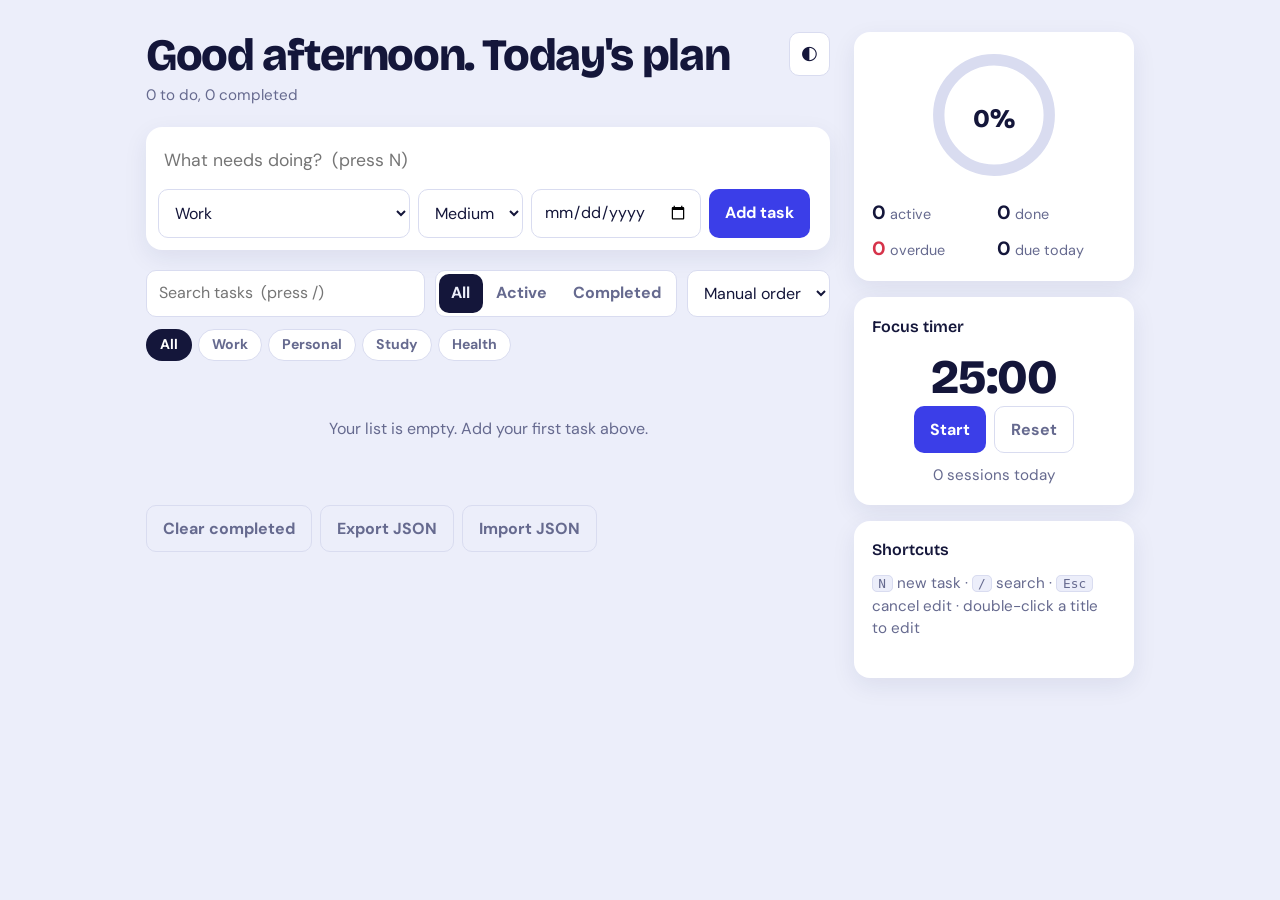
<file: Task2_Task_Manager/index.html>
<!DOCTYPE html>
<html lang="en">
<head>
  <meta charset="UTF-8">
  <meta name="viewport" content="width=device-width, initial-scale=1">
  <title>Taskboard · Task Manager & Productivity Tracker</title>
  <link rel="preconnect" href="https://fonts.googleapis.com">
  <link href="https://fonts.googleapis.com/css2?family=Bricolage+Grotesque:wght@600;800&family=DM+Sans:wght@400;500;700&display=swap" rel="stylesheet">
  <link rel="stylesheet" href="style.css">
</head>
<body>
  <div class="layout">
    <main class="main">
      <header class="top">
        <div>
          <h1 id="greeting">Today's plan</h1>
          <p id="stats" class="stats" aria-live="polite"></p>
        </div>
        <button id="theme" class="icon" aria-label="Toggle dark mode">◐</button>
      </header>

      <form id="task-form" class="form">
        <input id="title" type="text" placeholder="What needs doing?  (press N)" maxlength="100" required aria-label="Task title">
        <select id="category" aria-label="Category"><option>Work</option><option>Personal</option><option>Study</option><option>Health</option></select>
        <select id="priority" aria-label="Priority"><option>Low</option><option selected>Medium</option><option>High</option></select>
        <input id="due" type="date" aria-label="Due date">
        <button id="submit-btn" type="submit">Add task</button>
        <button id="cancel-btn" type="button" class="ghost" hidden>Cancel</button>
      </form>

      <div class="toolbar">
        <input id="search" type="search" placeholder="Search tasks  (press /)" aria-label="Search tasks">
        <div id="filters" class="seg" role="group" aria-label="Filter by status">
          <button data-filter="all" class="active">All</button><button data-filter="active">Active</button><button data-filter="completed">Completed</button>
        </div>
        <select id="sort" aria-label="Sort tasks">
          <option value="manual">Manual order</option><option value="due">Due date</option><option value="priority">Priority</option><option value="newest">Newest</option>
        </select>
      </div>
      <div id="cats" class="chips" aria-label="Filter by category"></div>

      <ul id="task-list" class="list"></ul>

      <footer class="foot">
        <button id="clear" class="ghost">Clear completed</button>
        <button id="export" class="ghost">Export JSON</button>
        <label class="ghost btn">Import JSON<input id="import" type="file" accept=".json" hidden></label>
      </footer>
    </main>

    <aside class="side">
      <section class="panel">
        <div class="ring-wrap">
          <svg viewBox="0 0 80 80" class="ring" aria-hidden="true"><circle cx="40" cy="40" r="34"/><circle id="arc" cx="40" cy="40" r="34"/></svg>
          <span id="pct" class="pct">0%</span>
        </div>
        <ul class="nums">
          <li><b id="n-active">0</b> active</li><li><b id="n-done">0</b> done</li><li><b id="n-over" class="bad">0</b> overdue</li><li><b id="n-today">0</b> due today</li>
        </ul>
      </section>
      <section class="panel focus">
        <h2>Focus timer</h2>
        <div id="clock" class="clock">25:00</div>
        <div class="row">
          <button id="f-start">Start</button><button id="f-reset" class="ghost">Reset</button>
        </div>
        <p class="muted"><span id="f-count">0</span> sessions today</p>
      </section>
      <section class="panel"><h2>Shortcuts</h2>
        <p class="muted"><kbd>N</kbd> new task · <kbd>/</kbd> search · <kbd>Esc</kbd> cancel edit · double-click a title to edit</p>
      </section>
    </aside>
  </div>
  <div id="toast" class="toast" role="status" hidden></div>
  <script src="script.js"></script>
</body>
</html>
</file>
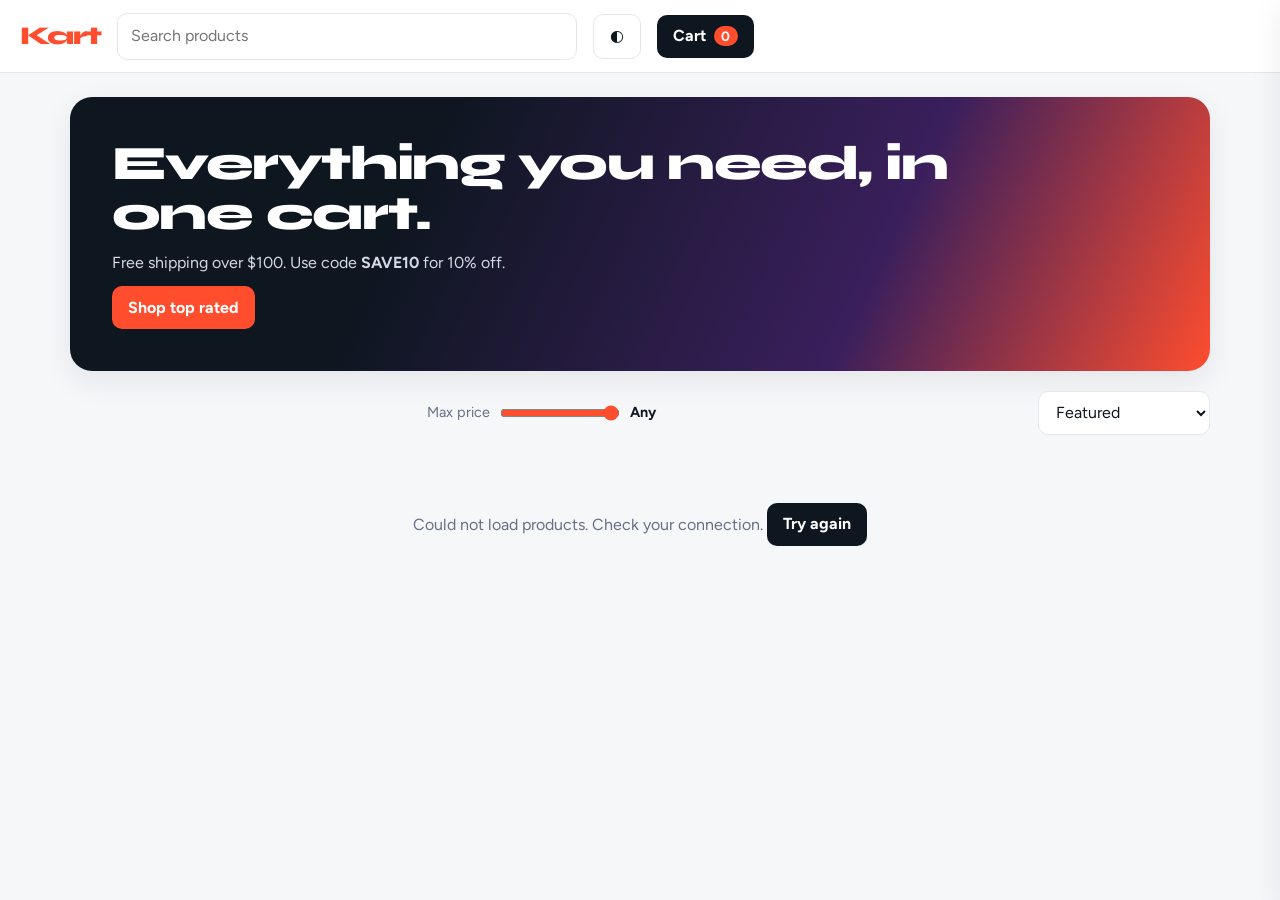
<file: Task4_Ecommerce_Store/index.html>
<!DOCTYPE html>
<html lang="en">
<head>
  <meta charset="UTF-8">
  <meta name="viewport" content="width=device-width, initial-scale=1">
  <title>Kart · Online Store</title>
  <link rel="preconnect" href="https://fonts.googleapis.com">
  <link href="https://fonts.googleapis.com/css2?family=Syne:wght@700;800&family=Figtree:wght@400;500;700&display=swap" rel="stylesheet">
  <link rel="stylesheet" href="style.css">
</head>
<body>
  <header class="nav">
    <a class="logo" href="#">Kart</a>
    <input id="search" type="search" placeholder="Search products" aria-label="Search products">
    <button id="theme" class="ghost" aria-label="Toggle dark mode">◐</button>
    <button id="cart-btn" style="margin-left:0" class="cart-btn" aria-label="Open cart">Cart <span id="badge" class="badge">0</span></button>
  </header>

  <main class="wrap">
    <section class="hero">
      <h1>Everything you need, in one cart.</h1>
      <p>Free shipping over $100. Use code <b>SAVE10</b> for 10% off.</p>
      <div class="row2"><button id="hero-btn" class="primary">Shop top rated</button><span id="count" aria-live="polite"></span></div>
    </section>
    <div class="controls">
      <div id="cats" class="chips" aria-label="Categories"></div>
      <label class="pf">Max price <input id="max" type="range" min="10" max="1000" step="10" value="1000"><b id="max-v">Any</b></label>
      <select id="sort" aria-label="Sort products">
        <option value="featured">Featured</option><option value="low">Price: low to high</option>
        <option value="high">Price: high to low</option><option value="rating">Top rated</option>
      </select>
    </div>
    <div id="grid" class="grid"></div>
  </main>

  <div id="scrim" class="scrim" hidden></div>
  <aside id="drawer" class="drawer" aria-label="Shopping cart" aria-hidden="true">
    <div class="d-head"><h2>Your cart</h2><button id="close" class="x" aria-label="Close cart">✕</button></div>
    <p id="ship" class="ship"></p>
    <ul id="items" class="items"></ul>
    <div class="d-foot">
      <form id="coupon" class="coupon"><input id="code" placeholder="Coupon (try SAVE10)" aria-label="Coupon code"><button>Apply</button></form>
      <dl id="totals" class="totals"></dl>
      <button id="checkout" class="primary">Checkout</button>
    </div>
  </aside>

  <dialog id="modal">
    <form id="order" method="dialog" class="order">
      <h2>Checkout</h2>
      <p class="muted">Simulated checkout. No payment is taken.</p>
      <label>Full name<input name="name" required></label>
      <label>Email<input name="email" type="email" required></label>
      <label>Shipping address<textarea name="addr" rows="2" required></textarea></label>
      <p id="o-total" class="o-total"></p>
      <div class="row"><button type="button" id="o-cancel" class="ghost">Back</button><button class="primary">Place order</button></div>
    </form>
    <div id="done" class="order" hidden>
      <div class="tick">✓</div><h2>Order confirmed</h2>
      <p id="done-msg" class="muted"></p><button id="done-ok" class="primary">Keep shopping</button>
    </div>
  </dialog>
  <dialog id="qv"><div id="qv-body" class="order"></div></dialog>
  <div id="toast" class="toast" role="status" hidden></div>
  <script src="script.js"></script>
</body>
</html>
</file>
<file: Task2_Task_Manager/style.css>
:root{--bg:#eceefa;--card:#fff;--ink:#14163a;--muted:#666a8f;--line:#d9dcf0;--accent:#3b3ee8;--accent-ink:#fff;--bad:#d6334a;--ok:#12805c;
--Work:#3b3ee8;--Personal:#e08a00;--Study:#8a3fe0;--Health:#12a37a;--High:#d6334a;--Medium:#e08a00;--Low:#12805c;--shadow:0 8px 24px rgba(30,32,90,.08)}
[data-theme=dark]{--bg:#0f1020;--card:#191b33;--ink:#eceeff;--muted:#9a9ec8;--line:#2b2e55;--accent:#8c8fff;--accent-ink:#0f1020;--bad:#ff6b81;--ok:#4fd1a1;--shadow:0 8px 24px rgba(0,0,0,.35)}
*{box-sizing:border-box}
body{margin:0;background:var(--bg);color:var(--ink);font:400 1rem/1.5 "DM Sans",system-ui,sans-serif;transition:background .3s,color .3s}
h1,h2{font-family:"Bricolage Grotesque",sans-serif;margin:0}
h1{font-size:clamp(2rem,5vw,2.8rem);font-weight:800;letter-spacing:-.03em;line-height:1.05}
h2{font-size:1rem;font-weight:600;margin-bottom:.6rem}
.layout{max-width:1020px;margin:0 auto;padding:2rem 1rem 4rem;display:grid;grid-template-columns:1fr 280px;gap:1.5rem;align-items:start}
.side{position:sticky;top:1rem;display:grid;gap:1rem}
@media(max-width:820px){.layout{grid-template-columns:1fr}.side{position:static;order:-1}}
.top{display:flex;justify-content:space-between;align-items:flex-start;gap:1rem}
.stats,.muted{color:var(--muted);margin:.3rem 0 1.25rem;font-size:.95rem}
input,select,button{font:inherit;color:inherit}
input,select{padding:.65rem .75rem;border:1px solid var(--line);border-radius:10px;background:var(--card);min-width:0}
button{cursor:pointer;border:0;border-radius:10px;padding:.65rem 1rem;background:var(--accent);color:var(--accent-ink);font-weight:700;transition:transform .15s,filter .15s}
button:hover{filter:brightness(1.1)}button:active{transform:scale(.96)}
.ghost{background:transparent;color:var(--muted);border:1px solid var(--line)}
.btn{display:inline-block;padding:.65rem 1rem;border-radius:10px;cursor:pointer;font-weight:700}
.icon{background:var(--card);color:var(--ink);border:1px solid var(--line);font-size:1.2rem;padding:.4rem .7rem}
:focus-visible{outline:3px solid var(--accent);outline-offset:2px}
.form{display:grid;grid-template-columns:1fr auto auto auto auto;gap:.5rem;background:var(--card);padding:.75rem;border-radius:16px;box-shadow:var(--shadow)}
.form #title{grid-column:1/-1;font-size:1.1rem;border:0;background:transparent;padding:.5rem .4rem}
.form #title:focus-visible{outline:0}
@media(max-width:560px){.form{grid-template-columns:1fr 1fr}.form button{grid-column:1/-1}}
.toolbar{display:flex;gap:.6rem;flex-wrap:wrap;margin:1.25rem 0 .75rem}
.toolbar #search{flex:1;min-width:150px}
.seg{display:flex;background:var(--card);border:1px solid var(--line);border-radius:10px;padding:3px}
.seg button{background:transparent;color:var(--muted);padding:.4rem .8rem}
.seg button.active{background:var(--ink);color:var(--bg)}
.chips{display:flex;gap:.4rem;flex-wrap:wrap;margin-bottom:1rem}
.chips button{background:var(--card);color:var(--muted);border:1px solid var(--line);padding:.3rem .8rem;border-radius:99px;font-size:.88rem}
.chips button.active{background:var(--c,var(--ink));color:#fff;border-color:transparent}
.list{list-style:none;margin:0;padding:0;display:grid;gap:.6rem}
.task{display:flex;align-items:center;gap:.8rem;background:var(--card);border-radius:14px;padding:.8rem 1rem;border-left:6px solid var(--cat);box-shadow:var(--shadow);transition:opacity .3s,transform .2s}
.task.Work{--cat:var(--Work)}.task.Personal{--cat:var(--Personal)}.task.Study{--cat:var(--Study)}.task.Health{--cat:var(--Health)}
.task input[type=checkbox]{width:1.3rem;height:1.3rem;accent-color:var(--accent)}
.body{flex:1;min-width:0}
.title{display:block;overflow-wrap:anywhere;font-weight:500;transition:color .3s}
.meta{font-size:.84rem;color:var(--muted);display:flex;gap:.6rem;flex-wrap:wrap;align-items:center}
.pri{font-weight:700;padding:0 .5rem;border-radius:99px;border:1px solid currentColor;font-size:.75rem}
.pri.High{color:var(--High)}.pri.Medium{color:var(--Medium)}.pri.Low{color:var(--Low)}
.overdue{color:var(--bad);font-weight:700}
.task.done{opacity:.55}.task.done .title{text-decoration:line-through;color:var(--muted)}
.task.dragging{opacity:.4;transform:scale(.98)}.task.over{outline:2px dashed var(--accent)}
.task.enter{animation:pop .3s ease-out}
@keyframes pop{from{opacity:0;transform:translateY(8px) scale(.98)}}
.actions{display:flex}.actions button{background:transparent;color:var(--muted);padding:.3rem .5rem}
.actions .del:hover{color:var(--bad)}
.empty{text-align:center;color:var(--muted);padding:2.5rem 0}
.foot{display:flex;gap:.5rem;flex-wrap:wrap;margin-top:1.5rem}
.panel{background:var(--card);border-radius:16px;padding:1.1rem;box-shadow:var(--shadow)}
.ring-wrap{position:relative;width:130px;margin:0 auto .8rem}
.ring{width:100%;transform:rotate(-90deg)}
.ring circle{fill:none;stroke:var(--line);stroke-width:7}
#arc{stroke:var(--accent);stroke-linecap:round;stroke-dasharray:213.6;stroke-dashoffset:213.6;transition:stroke-dashoffset .6s}
.pct{position:absolute;inset:0;display:grid;place-items:center;font:800 1.6rem "Bricolage Grotesque"}
.nums{list-style:none;margin:0;padding:0;display:grid;grid-template-columns:1fr 1fr;gap:.4rem;color:var(--muted);font-size:.9rem}
.nums b{font-size:1.2rem;color:var(--ink)}.nums b.bad{color:var(--bad)}
.clock{font:800 3rem "Bricolage Grotesque";letter-spacing:-.02em;text-align:center}
.row{display:flex;gap:.5rem;justify-content:center}.focus .muted{text-align:center;margin:.7rem 0 0}
kbd{background:var(--bg);border:1px solid var(--line);border-radius:5px;padding:0 .35rem;font-size:.8rem}
.toast{position:fixed;left:50%;bottom:1.5rem;transform:translateX(-50%);background:var(--ink);color:var(--bg);padding:.7rem 1rem;border-radius:12px;display:flex;gap:1rem;align-items:center;z-index:9}
.toast button{background:transparent;color:inherit;text-decoration:underline;padding:0}
.confetti{position:fixed;width:8px;height:12px;pointer-events:none;z-index:9;animation:fall .9s ease-out forwards}
@keyframes fall{to{transform:translate(var(--x),var(--y)) rotate(540deg);opacity:0}}
@media(prefers-reduced-motion:reduce){*{transition:none!important;animation:none!important}}
.toast[hidden]{display:none}
</file>
<file: Task4_Ecommerce_Store/style.css>
:root{--bg:#f6f7f9;--card:#fff;--ink:#0e1620;--muted:#667085;--line:#e3e6ec;--accent:#ff4d2e;--ok:#12805c;--shadow:0 10px 30px rgba(14,22,32,.08)}
*{box-sizing:border-box}
body{margin:0;background:var(--bg);color:var(--ink);font:400 1rem/1.5 "Figtree",system-ui,sans-serif}
h1,h2,.logo{font-family:"Syne",sans-serif;margin:0}
button,input,select,textarea{font:inherit;color:inherit}
input,select,textarea{padding:.65rem .8rem;border:1px solid var(--line);border-radius:10px;background:var(--card);min-width:0;width:100%}
select{width:auto}
button{cursor:pointer;border:0;border-radius:10px;padding:.6rem 1rem;font-weight:700;background:var(--ink);color:#fff;transition:transform .15s,filter .15s}
button:hover{filter:brightness(1.15)}button:active{transform:scale(.96)}button:disabled{opacity:.4;cursor:not-allowed}
.primary{background:var(--accent)}.ghost{background:transparent;color:var(--ink);border:1px solid var(--line)}
:focus-visible{outline:3px solid var(--accent);outline-offset:2px}
.muted{color:var(--muted);margin:.3rem 0 0}
.nav{position:sticky;top:0;z-index:5;display:flex;gap:1rem;align-items:center;padding:.8rem 1.25rem;background:rgba(255,255,255,.92);backdrop-filter:blur(8px);border-bottom:1px solid var(--line)}
.logo{font-size:1.6rem;font-weight:800;color:var(--accent);text-decoration:none;letter-spacing:-.04em}
.nav input{flex:1;max-width:460px}
.cart-btn{margin-left:auto;display:flex;gap:.5rem;align-items:center}
.badge{background:var(--accent);border-radius:99px;min-width:1.5rem;padding:0 .4rem;text-align:center;font-size:.85rem}
.badge.bump{animation:bump .35s}@keyframes bump{50%{transform:scale(1.5)}}
.wrap{max-width:1180px;margin:0 auto;padding:1.5rem 1.25rem 4rem}
h1{font-size:clamp(1.8rem,4.5vw,3rem);font-weight:800;letter-spacing:-.03em;line-height:1.05;max-width:16ch}
.controls{display:flex;justify-content:space-between;gap:1rem;flex-wrap:wrap;margin:1.25rem 0}
.chips{display:flex;gap:.4rem;flex-wrap:wrap}
.chips button{background:var(--card);color:var(--ink);border:1px solid var(--line);border-radius:99px;padding:.35rem .9rem}
.chips button.active{background:var(--ink);color:#fff;border-color:var(--ink)}
.grid{display:grid;grid-template-columns:repeat(auto-fill,minmax(220px,1fr));gap:1rem}
.card{position:relative;background:var(--card);border-radius:16px;padding:1rem;display:flex;flex-direction:column;gap:.5rem;box-shadow:var(--shadow);transition:transform .2s}
.card:hover{transform:translateY(-3px)}
.card img{width:100%;height:180px;object-fit:contain;background:#fff}
.card h3{font-size:.95rem;font-weight:500;margin:0;display:-webkit-box;-webkit-line-clamp:2;-webkit-box-orient:vertical;overflow:hidden}
.cat{color:var(--muted);font-size:.8rem}
.stars{color:#f5a300;font-size:.9rem}.stars small{color:var(--muted)}
.price{font:800 1.3rem "Syne",sans-serif}
.card .add{margin-top:auto}
.tags{position:absolute;top:.7rem;left:.7rem;display:flex;gap:.3rem}
.tag{background:var(--ink);color:#fff;font-size:.72rem;font-weight:700;padding:.1rem .55rem;border-radius:99px}.tag.deal{background:var(--accent)}
.heart{position:absolute;top:.5rem;right:.5rem;background:transparent;color:var(--muted);font-size:1.3rem;padding:.2rem .5rem}
.heart.on{color:var(--accent)}
.skel{height:330px;background:linear-gradient(90deg,#eceef2 25%,#f6f7f9 50%,#eceef2 75%);background-size:200% 100%;animation:sh 1.2s infinite}
@keyframes sh{to{background-position:-200% 0}}
.msg{grid-column:1/-1;text-align:center;padding:3rem 0;color:var(--muted)}
.scrim{position:fixed;inset:0;background:rgba(14,22,32,.45);z-index:8}
.drawer{position:fixed;top:0;right:0;height:100%;width:min(420px,100%);background:var(--card);z-index:9;display:flex;flex-direction:column;transform:translateX(100%);transition:transform .3s;box-shadow:var(--shadow)}
.drawer.open{transform:none}
.d-head{display:flex;justify-content:space-between;align-items:center;padding:1rem 1.25rem}
.x{background:transparent;color:var(--ink);font-size:1.1rem}
.ship{margin:0;padding:0 1.25rem .8rem;font-size:.88rem;color:var(--muted)}
.ship i{display:block;height:6px;border-radius:9px;background:var(--line);margin-top:.4rem;overflow:hidden}
.ship i b{display:block;height:100%;background:var(--ok);transition:width .4s}
.items{list-style:none;margin:0;padding:0 1.25rem;flex:1;overflow:auto;display:grid;gap:.8rem;align-content:start}
.item{display:grid;grid-template-columns:56px 1fr auto;gap:.7rem;align-items:center;border-bottom:1px solid var(--line);padding-bottom:.8rem}
.item img{width:56px;height:56px;object-fit:contain}
.item p{margin:0;font-size:.88rem;line-height:1.3}
.qty{display:flex;align-items:center;gap:.4rem;margin-top:.3rem}
.qty button{padding:0;width:1.7rem;height:1.7rem;background:var(--bg);color:var(--ink)}
.rm{background:transparent;color:var(--muted);font-size:.8rem;padding:0}
.d-foot{padding:1rem 1.25rem;border-top:1px solid var(--line);display:grid;gap:.8rem}
.coupon{display:flex;gap:.5rem}
.totals{margin:0;display:grid;gap:.25rem}.totals div{display:flex;justify-content:space-between}
.totals dt{color:var(--muted)}.totals dd{margin:0;font-weight:700}.totals .grand{font:800 1.2rem "Syne";border-top:1px solid var(--line);padding-top:.5rem}
dialog{border:0;border-radius:18px;padding:0;width:min(440px,92%);box-shadow:var(--shadow)}
dialog::backdrop{background:rgba(14,22,32,.5)}
.order{padding:1.5rem;display:grid;gap:.8rem}.order label{display:grid;gap:.3rem;font-weight:700;font-size:.9rem}
.row{display:flex;gap:.5rem;justify-content:flex-end}.o-total{font-weight:700;margin:0}
.tick{width:64px;height:64px;border-radius:50%;background:var(--ok);color:#fff;font-size:2rem;display:grid;place-items:center;margin:0 auto;animation:bump .5s}
#done{text-align:center}
.toast{position:fixed;left:50%;bottom:1.5rem;transform:translateX(-50%);background:var(--ink);color:#fff;padding:.7rem 1.1rem;border-radius:12px;z-index:20}
@media(prefers-reduced-motion:reduce){*{transition:none!important;animation:none!important}}

:root{--on-ink:#fff}
[data-theme=dark]{--bg:#0b1119;--card:#151e2b;--ink:#eef2f8;--on-ink:#0b1119;--muted:#9aa7b8;--line:#263244;--shadow:0 10px 30px rgba(0,0,0,.45)}
button{color:var(--on-ink)}.primary,.badge{color:#fff}
.chips button.active{color:var(--on-ink)}.tag{color:var(--on-ink)}.tag.deal{color:#fff}.toast{color:var(--on-ink)}
[data-theme=dark] .nav{background:rgba(11,17,25,.9)}
[data-theme=dark] .skel{background:linear-gradient(90deg,#151e2b 25%,#1d2838 50%,#151e2b 75%);background-size:200% 100%}
.hero{background:linear-gradient(115deg,#0e1620 30%,#3a1f5c 70%,#ff4d2e);color:#fff;border-radius:22px;padding:clamp(1.4rem,4vw,2.6rem);display:grid;gap:.7rem;box-shadow:var(--shadow)}
.hero h1{max-width:18ch}.hero p{margin:0;color:#d5dbe6}.row2{display:flex;gap:1rem;align-items:center;flex-wrap:wrap}.row2 span{color:#d5dbe6;font-size:.9rem}
.pf{display:flex;align-items:center;gap:.5rem;font-size:.9rem;color:var(--muted)}.pf input{width:120px;padding:0;accent-color:var(--accent)}.pf b{color:var(--ink);min-width:3.2rem}
.controls{align-items:center}
.card img,.card h3{cursor:pointer}.card img{border-radius:10px;transition:transform .3s}.card:hover img{transform:scale(1.04)}
#qv img{width:100%;height:240px;object-fit:contain;background:#fff;border-radius:12px}
#qv h2{font-size:1.2rem}#qv p{margin:0;max-height:7.5rem;overflow:auto}
</file>
